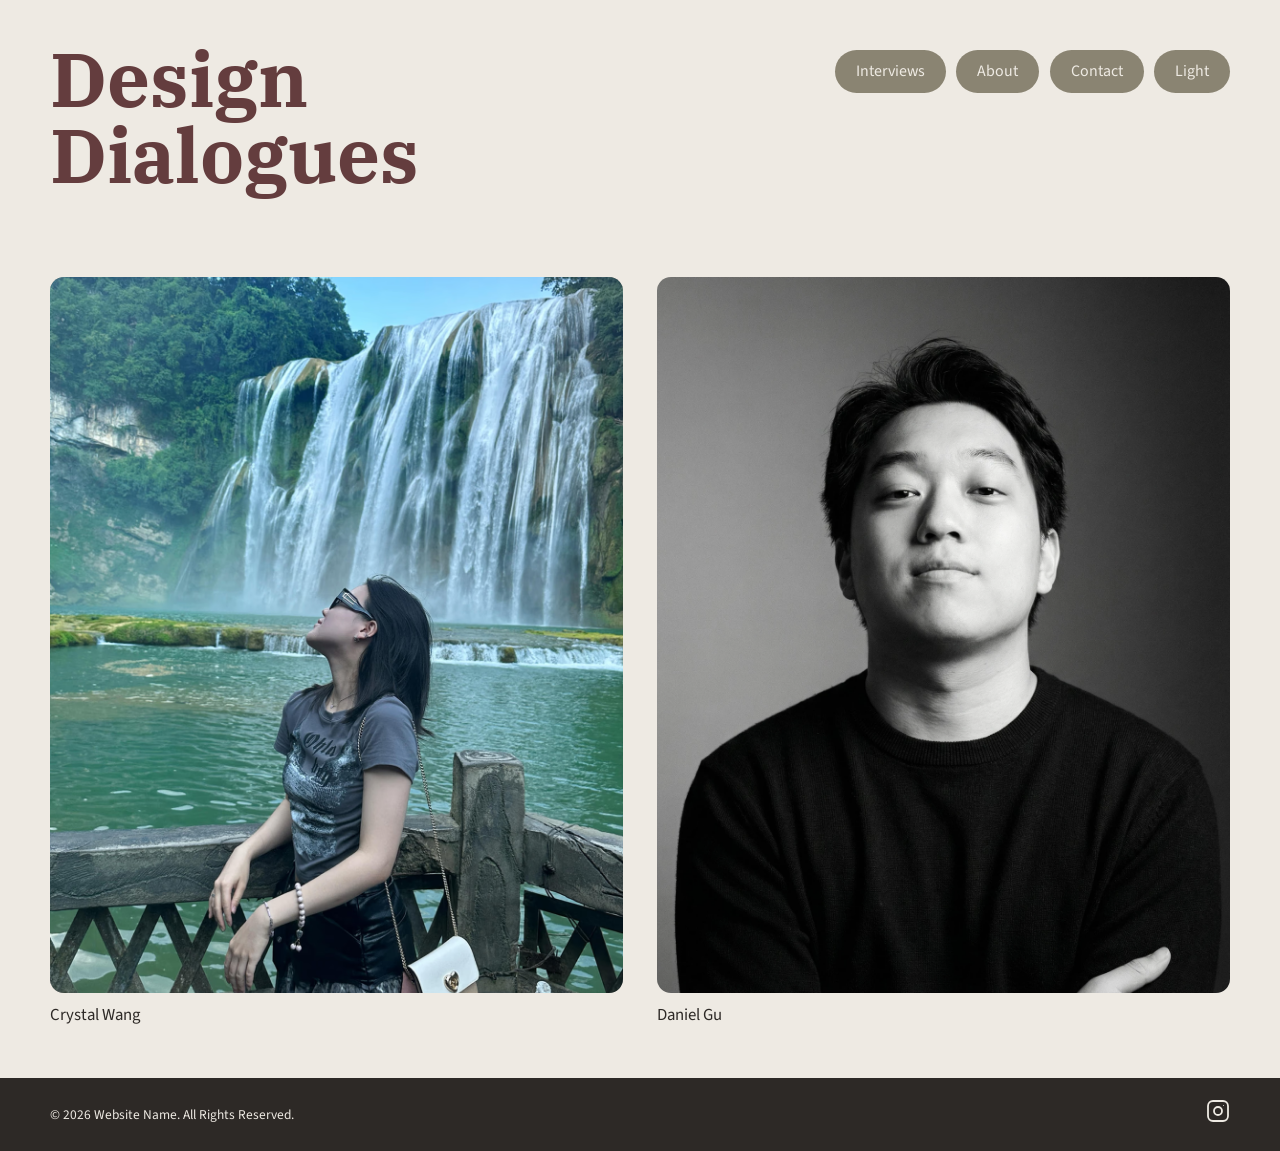
<file: index.html>
<!DOCTYPE html>
<html lang="en">

<head>
	<meta charset="utf-8">
	<meta content="initial-scale=1.0,width=device-width" name="viewport">

	<title>Design Dialogues</title>

	<link rel="preconnect" href="https://fonts.googleapis.com">
	<link rel="preconnect" href="https://fonts.gstatic.com" crossorigin>
	<link href="https://fonts.googleapis.com/css2?family=IBM+Plex+Serif:ital,wght@0,100;0,200;0,300;0,400;0,500;0,600;0,700;1,100;1,200;1,300;1,400;1,500;1,600;1,700&family=Source+Sans+3:ital,wght@0,200..900;1,200..900&display=swap" rel="stylesheet">

	<link href="css/reset.css" rel="stylesheet" type="text/css">
	<link href="css/styles.css" rel="stylesheet" type="text/css">

	<script src="js/scripts.js" defer></script>
</head>

<body>

	<header class="site-header">
		<h1 class="site-logo">Design<br>Dialogues</h1>
		<nav class="site-nav">
			<ul class="site-nav__links">
				<li><a href="index.html" class="nav-pill">Interviews</a></li>
				<li><a href="#" class="nav-pill">About</a></li>
				<li><a href="#" class="nav-pill">Contact</a></li>
				<li><a href="#" class="nav-pill" id="theme-toggle">Light</a></li>
			</ul>
		</nav>
	</header>

	<main class="wrapper">
		<div class="interviews">

			<div class="person-card">
				<a href="interviews.html">
					<div class="person-card__image">
						<img src="images/crystal-wang.png" alt="Portrait of Crystal Wang">
					</div>
					<p class="person-card__name">Crystal Wang</p>
				</a>
			</div>

			<div class="person-card">
				<a href="interviews2.html">
					<div class="person-card__image">
						<img src="images/daniel.png" alt="Portrait of Daniel Gu">
					</div>
					<p class="person-card__name">Daniel Gu</p>
				</a>
			</div>

		</div>
	</main>

	<footer class="site-footer">
	<p class="site-footer__copy">© 2026 Website Name. All Rights Reserved.</p>
	<a href="#" class="site-footer__social">
		<svg xmlns="http://www.w3.org/2000/svg" width="24" height="24" viewBox="0 0 24 24" fill="none" stroke="currentColor" stroke-width="1.8" stroke-linecap="round" stroke-linejoin="round">
			<rect x="2" y="2" width="20" height="20" rx="5" ry="5"/>
			<circle cx="12" cy="12" r="4"/>
			<circle cx="17.5" cy="6.5" r="0.5" fill="currentColor" stroke="none"/>
		</svg>
	</a>
</footer>

</body>
</html>
</file>
<file: css/styles.css>
/* Variables */
:root {
	--text: #2D2926;
	--heading: #643D3E;
	--bg: #96928D;
	--bg-light: #EEEAE3;
	--placeholder: #b0aca6;
	--nav-pill: #8a8472;

	--margin-outside: 1.25rem;
	--margin-bottom: 2rem;

	--font-display: 'IBM Plex Serif', Georgia, serif;
	--font-body: 'Source Sans 3', sans-serif;

	--radius-card: 14px;
	--radius-pill: 50px;

	--max-width: 80rem;
	--content-width: 50rem;

	@media screen and (min-width: 850px) {
		--margin-outside: 3rem;
		--margin-bottom: 3rem;
	}
}


/* Global */
html {
	@media screen and (min-width: 850px) {
		font-size: 1.05rem;
	}
}

body {
	font-family: var(--font-body);
	color: var(--text);
	background-color: var(--bg);
}

img {
	display: block;
	max-width: 100%;
}

a {
	text-decoration: none;
	color: inherit;
}

ul {
	list-style: none;
	margin: 0;
	padding: 0;
}


/* ================================
   HEADER
   ================================ */
.site-header {
	background-color: var(--bg-light);
	padding: 1.5rem var(--margin-outside) 1.25rem;

	@media screen and (min-width: 850px) {
		display: grid;
		grid-template-columns: 1fr auto;
		align-items: start;
		gap: 2rem;
		max-width: var(--max-width);
		margin-left: auto;
		margin-right: auto;
		padding: 2.5rem var(--margin-outside) 2rem;
	}
}

.site-logo {
	font-family: var(--font-display);
	font-weight: 700;
	font-size: clamp(2.4rem, 10vw, 4.5rem);
	line-height: 1.0;
	color: var(--heading);
	margin-bottom: 1.25rem;

	@media screen and (min-width: 850px) {
		margin-bottom: 0;
	}
}

.site-logo a {
	color: inherit;
	text-decoration: none;
	font-family: var(--font-display);
	font-weight: 700;
}


/* Nav */
.site-nav {
	@media screen and (min-width: 850px) {
		padding-top: 0.5rem;
	}
}

.site-nav__links {
	display: flex;
	flex-direction: column;
	gap: 0.6rem;

	@media screen and (min-width: 850px) {
		flex-direction: row;
		gap: 0.6rem;
	}

	li a {
		display: block;
		font-family: var(--font-body);
		font-size: 0.95rem;
		text-align: center;
		padding: 0.6rem 1.25rem;
		background-color: var(--nav-pill);
		color: var(--bg-light);
		border-radius: var(--radius-pill);
		transition: background-color 0.2s ease;
	}

	li a:hover {
		background-color: #6e6a62;
	}

	.active {
		background-color: #6e6a62;
	}
}


/* ================================
   WRAPPER
   ================================ */
.wrapper {
	background-color: var(--bg-light);
	padding: var(--margin-bottom) var(--margin-outside);

	@media screen and (min-width: 850px) {
		max-width: var(--max-width);
		margin-left: auto;
		margin-right: auto;
		padding: var(--margin-bottom) var(--margin-outside);
	}
}


/* ================================
   INDEX — PERSON CARDS
   ================================ */
.interviews {
	display: flex;
	flex-direction: column;
	gap: 2rem;

	@media screen and (min-width: 850px) {
		display: grid;
		grid-template-columns: 1fr 1fr;
		gap: 2rem;
		align-items: start;
	}
}

.person-card {
	display: flex;
	flex-direction: column;
	gap: 0.6rem;
}

.person-card a {
	display: flex;
	flex-direction: column;
	gap: 0.6rem;
}

.person-card__image {
	border-radius: var(--radius-card);
	overflow: hidden;
	width: 100%;
	aspect-ratio: 4 / 5;
	background-color: var(--placeholder);
}

.person-card__image img {
	width: 100%;
	height: 100%;
	object-fit: cover;
	transition: opacity 0.2s ease;
}

.person-card a:hover .person-card__image img {
	opacity: 0.88;
}

.person-card__name {
	font-size: 1rem;
	font-weight: 400;
	margin: 0;
	color: var(--text);
}


/* ================================
   INTERVIEWS PAGE — ARTICLE HERO
   ================================ */
.article-hero {
	margin-bottom: var(--margin-bottom);

	@media screen and (min-width: 850px) {
		display: grid;
		grid-template-columns: 1fr 1fr;
		gap: 2.5rem;
		align-items: start;
	}
}

.article-hero__image {
	width: 100%;
	aspect-ratio: 4 / 3;
	border-radius: var(--radius-card);
	overflow: hidden;
	background-color: var(--placeholder);
	margin-bottom: 1.25rem;

	@media screen and (min-width: 850px) {
		aspect-ratio: 3 / 4;
		margin-bottom: 0;
	}

	img {
		width: 100%;
		height: 100%;
		object-fit: cover;
	}
}

.article-hero__text {
	@media screen and (min-width: 850px) {
		padding-top: 0.5rem;
	}
}

.article-hero__title {
	font-family: var(--font-display);
	font-weight: 700;
	font-size: clamp(1.3rem, 4vw, 1.6rem);
	line-height: 1.2;
	color: var(--heading);
	margin-bottom: 1rem;
}

.article-hero__bio {
	font-size: 0.9rem;
	line-height: 1.7;
	margin-bottom: 1rem;
}

.article-hero__date {
	font-size: 0.82rem;
	color: #888;
}


/* ================================
   CENTERED CONTENT BELOW HERO
   ================================ */
.article-portrait,
.pull-quote,
.interview,
.work,
.find-me,
.credits {
	@media screen and (min-width: 850px) {
		max-width: var(--content-width);
		margin-left: auto;
		margin-right: auto;
	}
}


/* Full Width Portrait */
.article-portrait {
	width: 100%;
	margin-bottom: var(--margin-bottom);
	border-radius: var(--radius-card);
	overflow: hidden;
	background-color: var(--placeholder);
	aspect-ratio: 4 / 3;

	@media screen and (min-width: 850px) {
		aspect-ratio: 16 / 7;
	}

	img {
		width: 100%;
		height: 100%;
		object-fit: cover;
		object-position: top;
	}
}


/* Pull Quote */
.pull-quote {
	margin-bottom: var(--margin-bottom);
	text-align: center;
}

.pull-quote__text {
	font-family: var(--font-display);
	font-style: italic;
	font-size: clamp(1.3rem, 4vw, 1.9rem);
	line-height: 1.3;
	color: var(--text);
	margin-bottom: 0.75rem;
}

.pull-quote__attribution {
	font-size: 0.85rem;
	color: #888;
	text-align: center;
}

.pull-quote--large {
	text-align: center;

	.pull-quote__text {
		font-size: clamp(1.5rem, 4vw, 2.2rem);

		@media screen and (min-width: 850px) {
			max-width: 26ch;
			margin-left: auto;
			margin-right: auto;
		}
	}
}


/* Interview Q&A */
.interview {
	margin-bottom: var(--margin-bottom);
}

.interview__header {
	font-family: var(--font-display);
	font-weight: 700;
	font-size: clamp(1.5rem, 4vw, 1.9rem);
	color: var(--text);
	text-align: center;
	margin-bottom: 2rem;
}

.interview__qa {
	margin-bottom: 1.5rem;
	padding-bottom: 1.5rem;
}

.interview__qa::after {
	content: "–";
	display: block;
	text-align: center;
	color: #aaa;
	margin-top: 1.5rem;
}

.interview__qa:last-child::after {
	display: none;
}

.interview__question {
	font-size: 0.95rem;
	font-weight: 400;
	margin-bottom: 0.6rem;
	color: var(--text);
}

.interview__answer {
	font-size: 0.95rem;
	line-height: 1.75;
	margin-bottom: 0.5rem;
	color: var(--text);

	&:last-child {
		margin-bottom: 0;
	}
}


/* Some of My Work */
.work {
	margin-bottom: var(--margin-bottom);
}

.work__header {
	font-family: var(--font-display);
	font-weight: 700;
	font-size: clamp(1.5rem, 4vw, 1.9rem);
	color: var(--text);
	text-align: center;
	margin-bottom: 1.5rem;
}

.work__cards {
	display: flex;
	flex-direction: column;
	gap: 1.5rem;
}

.work__card {
	border-radius: var(--radius-card);
	overflow: hidden;
	background-color: var(--bg-light);
	border: 1px solid rgba(0,0,0,0.08);
}

.work__card-image {
	width: 100%;
	aspect-ratio: 16 / 9;
	background-color: var(--placeholder);

	img {
		width: 100%;
		height: 100%;
		object-fit: cover;
	}
}

.work__card-caption {
	padding: 0.75rem 1rem;
	font-size: 0.85rem;
	line-height: 1.5;
	color: var(--text);
}


/* Where to Find Me */
.find-me {
	margin-bottom: var(--margin-bottom);
	text-align: center;
}

.find-me__header {
	font-family: var(--font-display);
	font-weight: 700;
	font-size: clamp(1.5rem, 4vw, 1.9rem);
	color: var(--text);
	margin-bottom: 0.75rem;
}

.find-me__link {
	font-size: 0.95rem;
	color: var(--text);
	text-decoration: underline;

	&:hover {
		opacity: 0.7;
	}
}


/* Credits */
.credits {
	display: flex;
	justify-content: center;
	gap: 3rem;
	margin-bottom: var(--margin-bottom);
}

.credits__person {
	display: flex;
	flex-direction: row;
	align-items: center;
	gap: 0.75rem;
}

.credits__avatar {
	width: 52px;
	height: 52px;
	border-radius: 50%;
	background-color: var(--placeholder);
	overflow: hidden;
	flex-shrink: 0;

	img {
		width: 100%;
		height: 100%;
		object-fit: cover;
	}
}

.credits__name {
	font-weight: 700;
	font-size: 0.9rem;
	margin-bottom: 0.1rem;
}

.credits__role {
	font-size: 0.8rem;
	color: #888;
}


/* ================================
   FOOTER
   ================================ */
.site-footer {
	background-color: var(--text);
	color: var(--bg-light);
	display: flex;
	align-items: center;
	justify-content: space-between;
	padding: 1.25rem var(--margin-outside);
}

.site-footer__copy {
	font-size: 0.8rem;
	margin: 0;
}

.site-footer__social {
	color: var(--bg-light);
	font-weight: 700;
	font-size: 1rem;

	&:hover {
		opacity: 0.7;
	}
}


/* ================================
   DARK MODE
   ================================ */
[data-theme="dark"] {
	--text: #e8e4db;
	--heading: #d4989a;
	--bg: #1e1b18;
	--bg-light: #2b2722;
	--nav-pill: #4a4540;
	--placeholder: #3a3530;
}

[data-theme="dark"] .site-footer {
	background-color: #111;
}

[data-theme="dark"] .work__card {
	border-color: rgba(255,255,255,0.07);
	background-color: #332e29;
}

[data-theme="dark"] .person-card a:hover .person-card__image img {
	opacity: 0.8;
}
</file>
